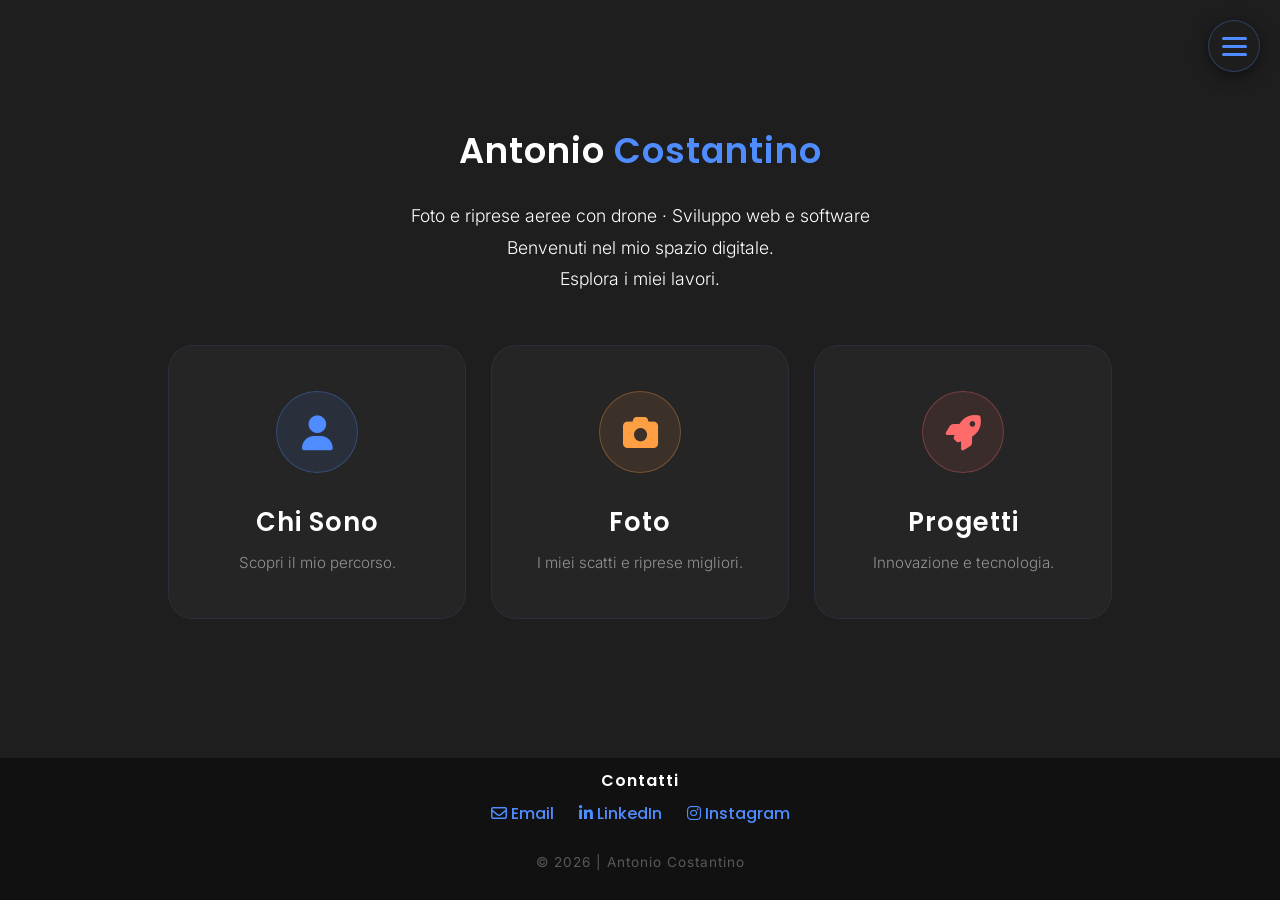
<file: index.html>
<!DOCTYPE html>
<html lang="it">
<head>
  <meta charset="UTF-8">
  <meta name="viewport" content="width=device-width, initial-scale=1.0">
  <title>Antonio Costantino | Home</title>
  <link rel="stylesheet" href="https://cdnjs.cloudflare.com/ajax/libs/font-awesome/6.5.1/css/all.min.css">
  <link rel="stylesheet" href="css/style.css">
  <link href="https://fonts.googleapis.com/css2?family=Inter:wght@300;400;600&family=Poppins:wght@600&display=swap" rel="stylesheet">
</head>

<body class="home-page">
  <!-- Menu -->
  <input type="checkbox" id="menuToggle" class="menuToggle">
  <label for="menuToggle" class="menu">
    <span class="hamburger"></span>
    <span class="hamburger"></span>
    <span class="hamburger"></span>
  </label>

  <nav class="options">
    <div class="menu-links"></div>
    <a href="index.html" class="active"><i class="fas fa-house menu-icon"></i>Home</a>
    <a href="chi sono.html"><i class="fas fa-user menu-icon"></i>Chi sono</a>
    <a href="foto.html"><i class="fas fa-camera menu-icon"></i>Foto</a>
    <a href="progetti.html"><i class="fas fa-rocket menu-icon"></i>Progetti</a>

    <div class="menu-contacts">
      <span class="contacts-title">Contatti</span>
      <a href="mailto:acostantino2005@gmail.com" target="_blank" class="social-item">
        <div class="icon-box"><i class="far fa-envelope"></i> Email</div>
      </a>
      <a href="https://www.linkedin.com/in/antonio-costantino-6b9562305/" target="_blank" class="social-item">
        <div class="icon-box"><i class="fab fa-linkedin-in"></i> LinkedIn</div>
      </a>
      <a href="https://www.instagram.com/antonio_costantino05/" target="_blank" class="social-item">
        <div class="icon-box"><i class="fab fa-instagram"></i> Instagram</div>
      </a>
    </div>
  </nav>

  <div id="page-content">
    
    <header class="home-header">
      <h1>Antonio <span>Costantino</span></h1>
      <p class="subtitle">Foto e riprese aeree con drone · Sviluppo web e software<br> Benvenuti nel mio spazio digitale.<br>Esplora i miei lavori.</p>
    </header>

<section class="home-grid">
  <a href="chi sono.html" class="nav-block block-who">
    <div class="icon-wrapper"><i class="fas fa-user"></i></div>
    <h2>Chi Sono</h2>
    <p>Scopri il mio percorso.</p>
  </a>

  <a href="foto.html" class="nav-block block-photo">
    <div class="icon-wrapper"><i class="fas fa-camera"></i></div>
    <h2>Foto</h2>
    <p>I miei scatti e riprese migliori.</p>
  </a>

  <a href="progetti.html" class="nav-block block-projects">
    <div class="icon-wrapper"><i class="fas fa-rocket"></i></div>
    <h2>Progetti</h2>
    <p>Innovazione e tecnologia.</p>
  </a>

</section>

<footer>
      <h3 class="footer-title">Contatti</h3>
      <div class="contatti">
        
        <span class="contact-item">
          <a href="mailto:acostantino2005@gmail.com" target="_blank" class="social-item">
            <div class="icon-box"><i class="far fa-envelope"></i> Email</div>
          </a>
        </span>
        
        <span class="contact-item">
          <a href="https://www.linkedin.com/in/antonio-costantino-6b9562305/" target="_blank" class="social-item">
            <div class="icon-box"><i class="fab fa-linkedin-in"></i> LinkedIn</div>
          </a>
        </span>
        
        <span class="contact-item">
          <a href="https://www.instagram.com/antonio_costantino05/" target="_blank" class="social-item">
            <div class="icon-box"><i class="fab fa-instagram"></i> Instagram</div>
          </a>
        </span>

      </div>
      <div class="copyright">&copy; 2026 | Antonio Costantino</div>
    </footer>
  </div>
  <script>
    document.addEventListener('DOMContentLoaded', () => {
      document.body.classList.add('loaded');
      initMenu();
      initScrollFade();
    });

    // --- MENU: chiusura al click fuori e con tasto Esc ---
    function initMenu() {
      const menuToggle = document.getElementById('menuToggle');
      const menuButton = document.querySelector('.menu');
      const optionsMenu = document.querySelector('.options');

      if (!menuToggle || !menuButton || !optionsMenu) return;

      document.addEventListener('click', (event) => {
        if (menuToggle.checked) {
          const target = event.target;
          if (!optionsMenu.contains(target) && !menuButton.contains(target) && target !== menuToggle) {
            menuToggle.checked = false;
          }
        }
      });

      document.addEventListener('keydown', (event) => {
        if (event.key === 'Escape' && menuToggle.checked) {
          menuToggle.checked = false;
        }
      });
    }

    // --- EFFETTO CASCATA ALLO SCROLL ---
    function initScrollFade() {
      const items = document.querySelectorAll('.fade-in, .gallery-item, .project-card');
      if (!items.length) return;

      const observerOptions = { threshold: 0.1 };
      const observer = new IntersectionObserver((entries) => {
        entries.forEach((entry, index) => {
          if (entry.isIntersecting) {
            setTimeout(() => {
              entry.target.classList.add('visible');
            }, (index % 3) * 100);
            observer.unobserve(entry.target);
          }
        });
      }, observerOptions);

      items.forEach(item => observer.observe(item));
    }
  </script>

</body>
</html>
</file>
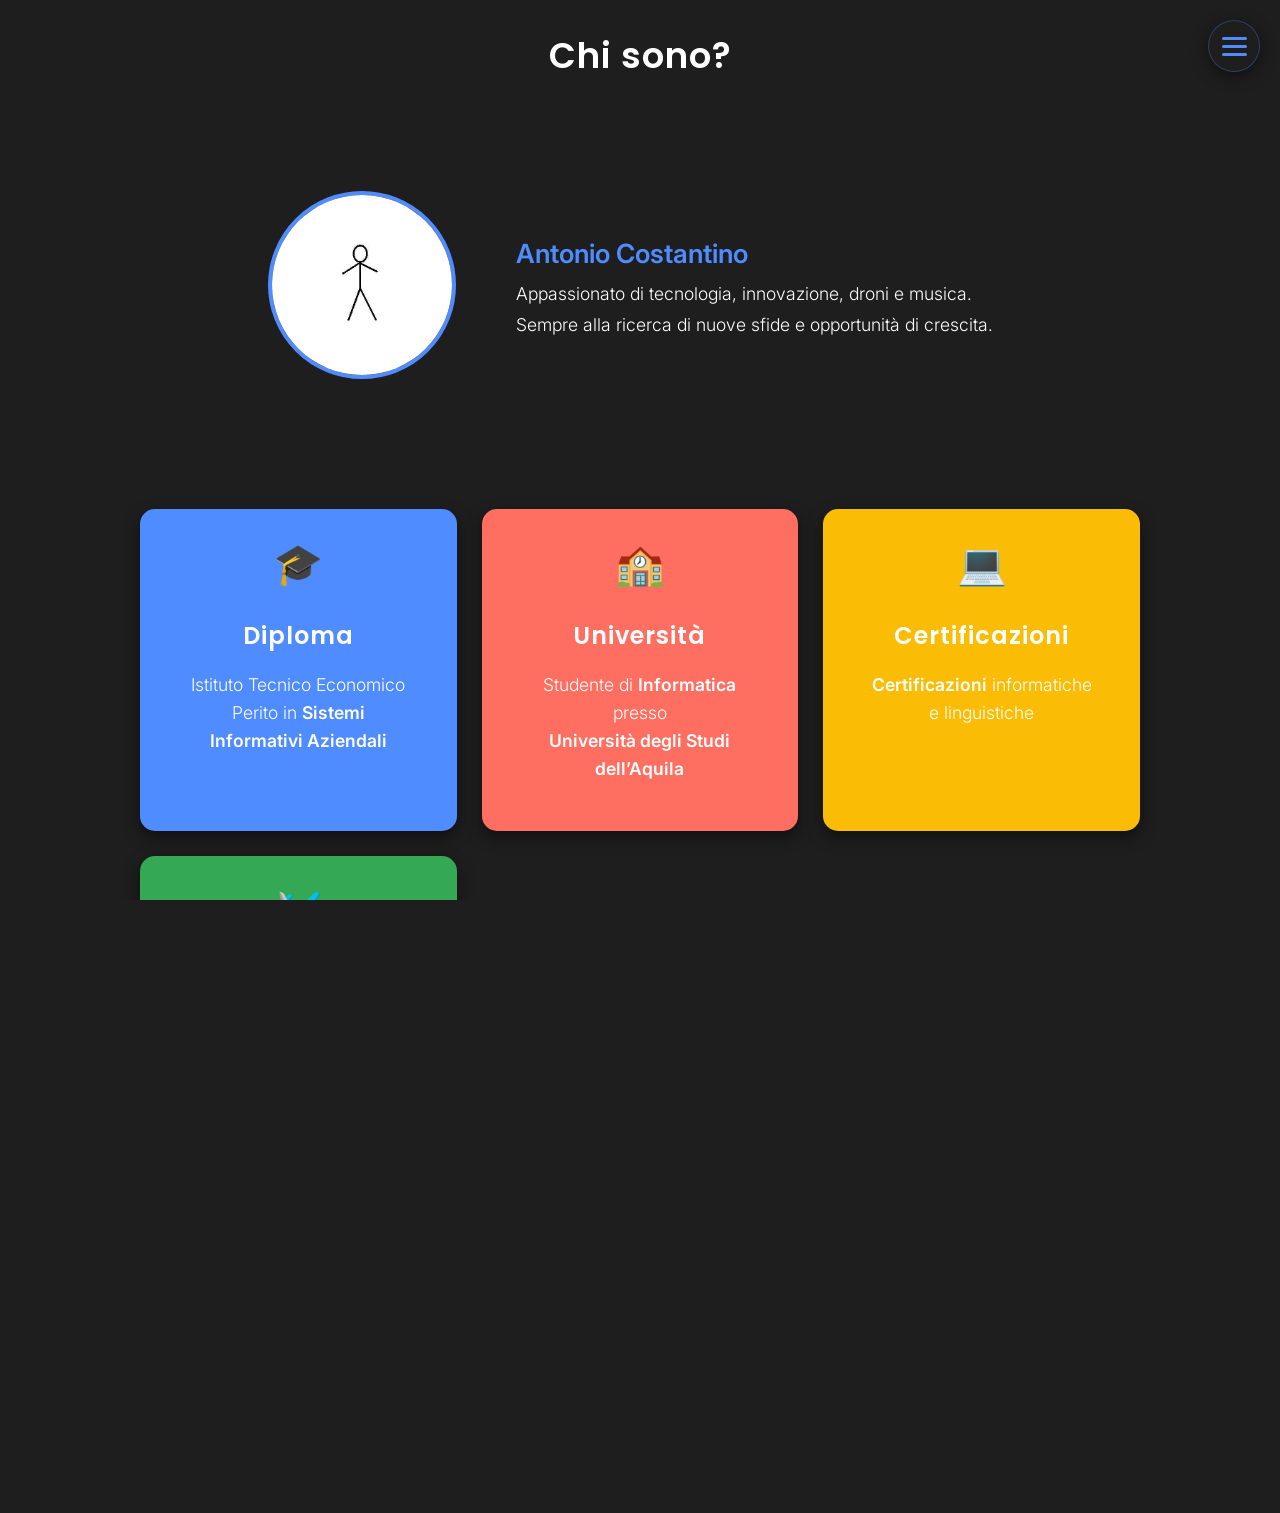
<file: chi sono.html>
<!DOCTYPE html>
<html lang="it">
<head>
  <meta charset="UTF-8">
  <meta name="viewport" content="width=device-width, initial-scale=1.0">
  <title>Antonio Costantino | Chi Sono</title>
  <link rel="stylesheet" href="https://cdnjs.cloudflare.com/ajax/libs/font-awesome/6.5.1/css/all.min.css">
  <link href="https://fonts.googleapis.com/css2?family=Inter:wght@300;400;500&family=Poppins:wght@600&display=swap" rel="stylesheet">
  <link href="https://fonts.googleapis.com/css2?family=Inter:wght@300;400;500&family=Poppins:wght@400;500;600&display=swap" rel="stylesheet">
  <link rel="stylesheet" href="css/style.css">
  <link rel="stylesheet" href="css/chi sono.css">
</head>

<body>
  <!-- Menu -->
  <input type="checkbox" id="menuToggle" class="menuToggle">
  <label for="menuToggle" class="menu">
    <span class="hamburger"></span>
    <span class="hamburger"></span>
    <span class="hamburger"></span>
  </label>

  <nav class="options">
    <div class="menu-links"></div>
    <a href="index.html"><i class="fas fa-house menu-icon"></i>Home</a>
    <a href="chi sono.html" class="active"><i class="fas fa-user menu-icon"></i>Chi sono</a>
    <a href="foto.html"><i class="fas fa-camera menu-icon"></i>Foto</a>
    <a href="progetti.html"><i class="fas fa-rocket menu-icon"></i>Progetti</a>

<div class="menu-contacts">
      <span class="contacts-title">Contatti</span>
      <a href="mailto:acostantino2005@gmail.com" target="_blank" class="social-item">
        <div class="icon-box"><i class="far fa-envelope"></i> Email</div>
      </a> 
      <a href="https://www.linkedin.com/in/antonio-costantino-6b9562305/" target="_blank" class="social-item">
        <div class="icon-box"><i class="fab fa-linkedin-in"></i> LinkedIn</div>
      </a>
      <a href="https://www.instagram.com/antonio_costantino05/" target="_blank" class="social-item">
        <div class="icon-box"><i class="fab fa-instagram"></i> Instagram</div>
      </a>  
    </div>
  </nav>

 <div id="page-content">
    <!-- Titolo pagina-->
    <section class="main-title">
      <h1>Chi sono?</h1>
    </section>

    <!-- Foto e scritta -->
    <section class="io">
      <img src="png/iopersito.jpg" alt="Foto di Antonio" class="io-img">
     <div class="io-text">
       <p>
        <span class="nome">Antonio Costantino</span><br>
        Appassionato di tecnologia, innovazione, droni e musica.<br>
        Sempre alla ricerca di nuove sfide e opportunità di crescita.<br>
       </p>
     </div>
   </section>

   <section class="boxes">
      <div class="box fade-in" style="--bg:#4f8cff;">
        <div class="icon">🎓</div>
        <h2>Diploma</h2>
        <p>Istituto Tecnico Economico Perito in <span class="bold">Sistemi Informativi Aziendali</span></p>
     </div>

      <div class="box fade-in" style="--bg:#ff6f61;">
        <div class="icon">🏫</div>
        <h2>Università</h2>
        <p>Studente di <span class="bold">Informatica</span> presso <br>
        <a href="https://www.univaq.it/" target="_blank" class="universita"><span class="bold">Università degli Studi dell’Aquila</span></a></p> 
     </div>

      <div class="box fade-in" style="--bg:#fbbc05;">
        <div class="icon">💻</div>
        <h2>Certificazioni</h2>
        <p><span class="bold">Certificazioni</span> informatiche e linguistiche</p>
     </div>

      <div class="box fade-in" style="--bg:#34a853;">
        <div class="icon">🛩️</div>
        <h2>Pilota</h2>
        <p><span class="bold">Pilota certificato UAS</span> categoria open A1-A3</p>
      </div>
    </section>
    <section class="cta-block">
      <h3>Hai un progetto in mente?</h3>
      <p>Guarda i miei lavori o scrivimi per richiedere un lavoro.</p>
      <div class="cta-buttons">
        <a class="cta-btn" href="mailto:acostantino2005@gmail.com?subject=Richiesta%20lavoro">Contattami</a>
        <a class="cta-btn secondary" href="foto.html">Foto e video</a>
        <a class="cta-btn secondary" href="progetti.html">Progetti</a>
      </div>
    </section>

      <div class="copyright">&copy; 2026 | Antonio Costantino</div>
 </div>

  <script>
    document.addEventListener('DOMContentLoaded', () => {
      document.body.classList.add('loaded');
      initMenu();
      initScrollFade();
    });

    // --- MENU: chiusura al click fuori e con tasto Esc ---
    function initMenu() {
      const menuToggle = document.getElementById('menuToggle');
      const menuButton = document.querySelector('.menu');
      const optionsMenu = document.querySelector('.options');

      if (!menuToggle || !menuButton || !optionsMenu) return;

      document.addEventListener('click', (event) => {
        if (menuToggle.checked) {
          const target = event.target;
          if (!optionsMenu.contains(target) && !menuButton.contains(target) && target !== menuToggle) {
            menuToggle.checked = false;
          }
        }
      });

      document.addEventListener('keydown', (event) => {
        if (event.key === 'Escape' && menuToggle.checked) {
          menuToggle.checked = false;
        }
      });
    }

    // --- EFFETTO CASCATA ALLO SCROLL ---
    function initScrollFade() {
      const items = document.querySelectorAll('.fade-in, .gallery-item, .project-card');
      if (!items.length) return;

      const observerOptions = { threshold: 0.1 };
      const observer = new IntersectionObserver((entries) => {
        entries.forEach((entry, index) => {
          if (entry.isIntersecting) {
            setTimeout(() => {
              entry.target.classList.add('visible');
            }, (index % 3) * 100);
            observer.unobserve(entry.target);
          }
        });
      }, observerOptions);

      items.forEach(item => observer.observe(item));
    }
  </script>

</body>
</html>
</file>
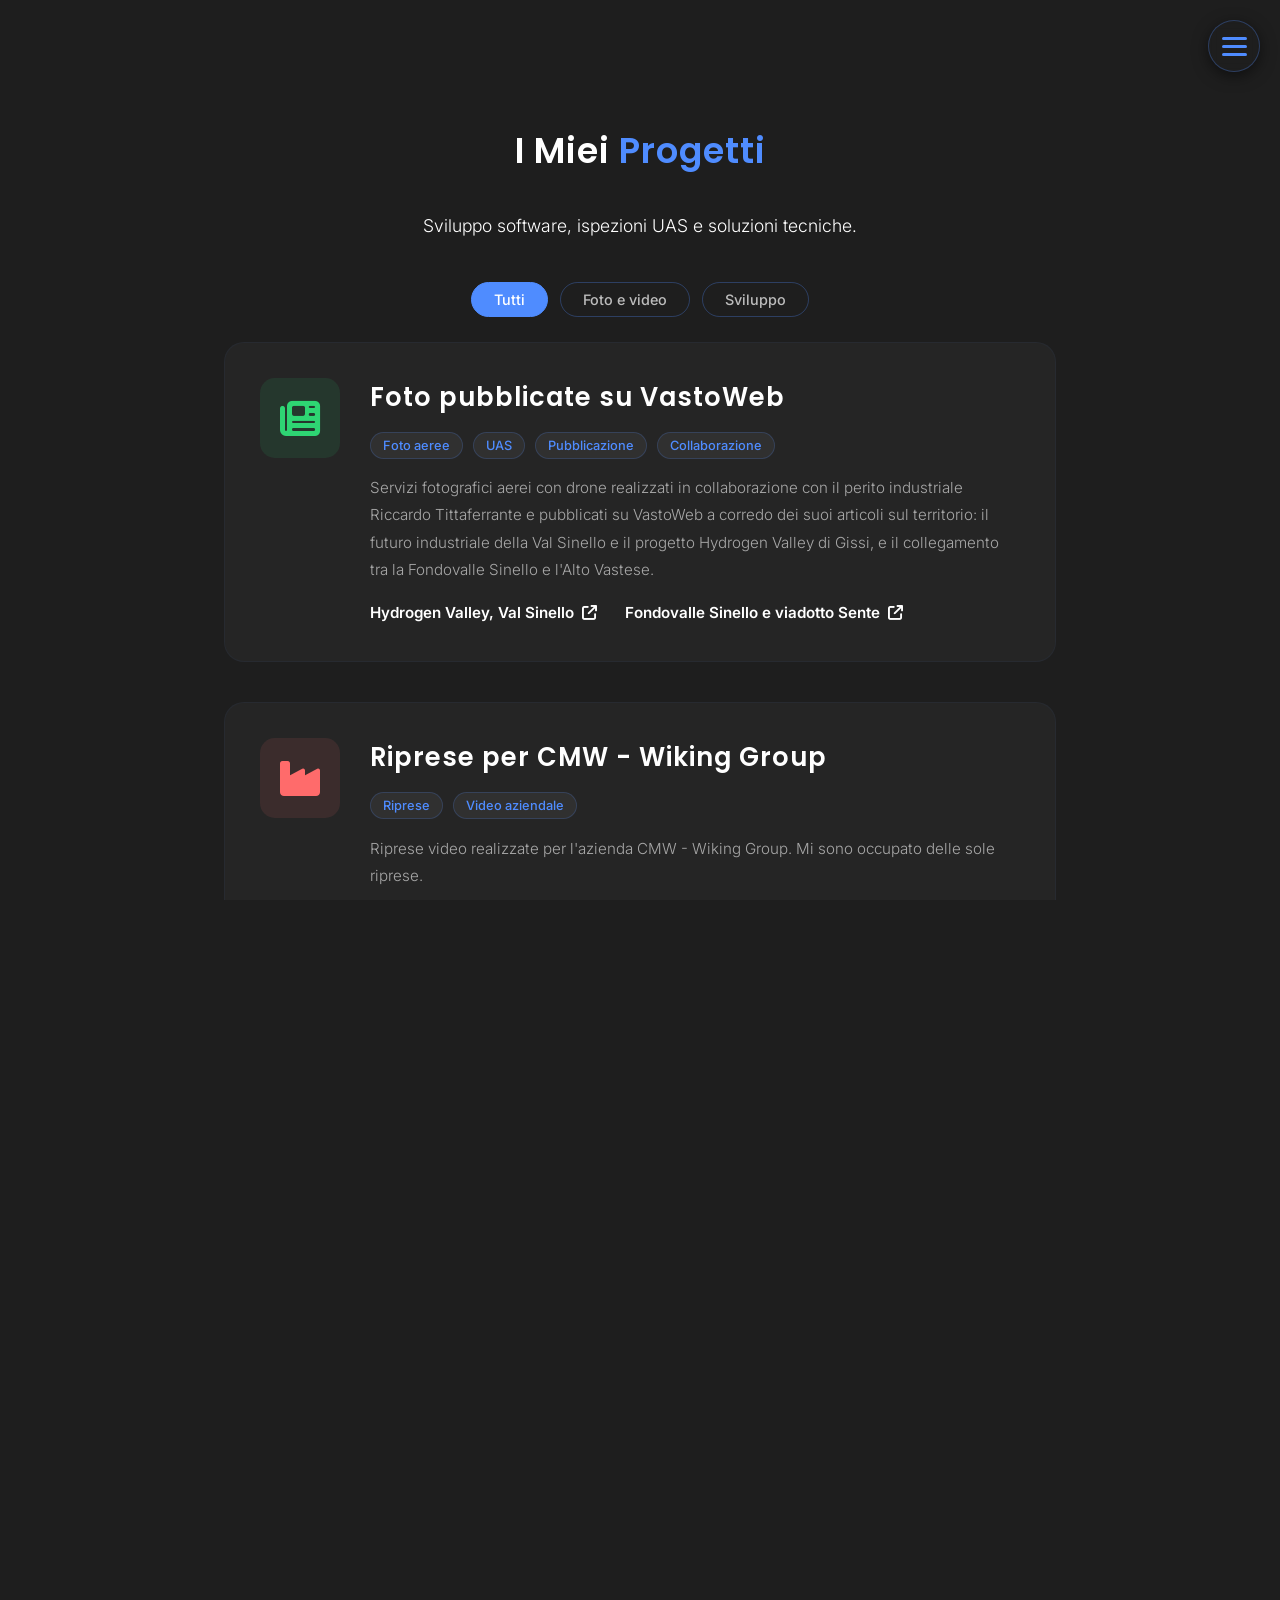
<file: progetti.html>
<!DOCTYPE html>
<html lang="it">
<head>
  <meta charset="UTF-8">
  <meta name="viewport" content="width=device-width, initial-scale=1.0">
  <title>Antonio Costantino | Progetti</title>
  <meta name="description" content="Progetti di Antonio Costantino: produzione video e riprese aeree con drone, sviluppo web e software.">
  <link rel="stylesheet" href="https://cdnjs.cloudflare.com/ajax/libs/font-awesome/6.5.1/css/all.min.css">
  <link href="https://fonts.googleapis.com/css2?family=Inter:wght@300;400;500&family=Poppins:wght@600&display=swap" rel="stylesheet">
  <link rel="stylesheet" href="css/style.css">
  <link rel="stylesheet" href="css/progetti.css">
</head>

<body>
  <!-- Menu -->
  <input type="checkbox" id="menuToggle" class="menuToggle">
  <label for="menuToggle" class="menu">
    <span class="hamburger"></span>
    <span class="hamburger"></span>
    <span class="hamburger"></span>
  </label>

  <nav class="options">
     <div class="menu-links"></div>
     <a href="index.html"><i class="fas fa-house menu-icon"></i>Home</a>
     <a href="chi sono.html"><i class="fas fa-user menu-icon"></i>Chi sono</a>
     <a href="foto.html" ><i class="fas fa-camera menu-icon"></i>Foto</a>
     <a href="progetti.html" class="active"><i class="fas fa-rocket menu-icon"></i>Progetti</a>

<div class="menu-contacts">
      <span class="contacts-title">Contatti</span>
      <a href="mailto:acostantino2005@gmail.com" target="_blank" class="social-item">
        <div class="icon-box"><i class="far fa-envelope"></i> Email</div>
      </a> 
      <a href="https://www.linkedin.com/in/antonio-costantino-6b9562305/" target="_blank" class="social-item">
        <div class="icon-box"><i class="fab fa-linkedin-in"></i> LinkedIn</div>
      </a>
      <a href="https://www.instagram.com/antonio_costantino05/" target="_blank" class="social-item">
        <div class="icon-box"><i class="fab fa-instagram"></i> Instagram</div>
      </a>  
    </div>
  </nav>

    <div id="page-content">
    
    <header class="page-header">
      <h1>I Miei <span>Progetti</span></h1>
      <p class="subtitle">Sviluppo software, ispezioni UAS e soluzioni tecniche.</p>
    </header>

    <section class="projects-container">

      <div class="filter-bar">
        <button class="filter-btn active" data-filter="all">Tutti</button>
        <button class="filter-btn" data-filter="video">Foto e video</button>
        <button class="filter-btn" data-filter="sviluppo">Sviluppo</button>
      </div>

      <article class="project-card fade-in" data-category="video">
        <div class="project-icon drone-icon">
          <i class="fas fa-newspaper"></i>
        </div>
        <div class="project-content">
          <h3>Foto pubblicate su VastoWeb</h3>
          <div class="tech-tags">
            <span class="tag">Foto aeree</span>
            <span class="tag">UAS</span>
            <span class="tag">Pubblicazione</span>
            <span class="tag">Collaborazione</span>
          </div>
          <p>Servizi fotografici aerei con drone realizzati in collaborazione con il perito industriale Riccardo Tittaferrante e pubblicati su VastoWeb a corredo dei suoi articoli sul territorio: il futuro industriale della Val Sinello e il progetto Hydrogen Valley di Gissi, e il collegamento tra la Fondovalle Sinello e l'Alto Vastese.</p>
          <div class="project-links">
            <a href="https://vastoweb.com/2026/10/lavoro-ed-economia/perdere-lhydrogen-valley-della-val-sinello-e-una-sconfitta-per-il-territorio/" target="_blank" rel="noopener" class="project-link">
              Hydrogen Valley, Val Sinello <i class="fas fa-arrow-up-right-from-square"></i>
            </a>
            <a href="https://vastoweb.com/2026/10/apertura/dalla-fondovalle-sinello-al-viadotto-sente-tittaferrante-riapre-il-dibattito-sul-collegamento-che-avrebbe-potuto-cambiare-lalto-vastese/" target="_blank" rel="noopener" class="project-link">
              Fondovalle Sinello e viadotto Sente <i class="fas fa-arrow-up-right-from-square"></i>
            </a>
          </div>
        </div>
      </article>

      <article class="project-card fade-in" data-category="video">
        <div class="project-icon video-icon">
          <i class="fas fa-industry"></i>
        </div>
        <div class="project-content">
          <h3>Riprese per CMW - Wiking Group</h3>
          <div class="tech-tags">
            <span class="tag">Riprese</span>
            <span class="tag">Video aziendale</span>
          </div>
          <p>Riprese video realizzate per l'azienda CMW - Wiking Group. Mi sono occupato delle sole riprese.</p>
          <a href="https://www.instagram.com/s/aGlnaGxpZ2h0OjE3OTU3OTg3ODQyODkwNzM3?story_media_id=3901344750418806907&amp;mdxt=MWhqbG1zdHJmeHk3OA==" target="_blank" rel="noopener" class="project-link">
            Guarda il video su Instagram <i class="fab fa-instagram"></i>
          </a>
        </div>
      </article>

      <article class="project-card fade-in" data-category="video">
        <div class="project-icon video-icon">
          <i class="fas fa-video"></i>
        </div>
        <div class="project-content">
          <h3>Riprese per l'evento Santalù</h3>
          <div class="tech-tags">
            <span class="tag">UAS Footage</span>
            <span class="tag">Eventi</span>
            <span class="tag">Pianificazione</span>
          </div>
          <p>Riprese realizzate per l'evento Santalù, articolate in tre giornate e pianificate nei dettagli: la prima per presentare il luogo dell'evento, la seconda per mostrare come raggiungerlo, la terza per documentare l'intera giornata dell'evento. I video sono stati pubblicati dal profilo dell'evento.</p>
          <a href="foto.html#eventi" class="project-link">
            Guarda i video nella galleria <i class="fas fa-arrow-right"></i>
          </a>
        </div>
      </article>

      <article class="project-card fade-in" data-category="video">
        <div class="project-icon video-icon">
          <i class="fas fa-film"></i>
        </div>
        <div class="project-content">
          <h3>Video Production: Fiera imprese simulate</h3>
          <div class="tech-tags">
            <span class="tag">Video Editing</span>
            <span class="tag">UAS Footage</span>
            <span class="tag">Fast Delivery</span>
          </div>
          <p>Progetto realizzato in 72 ore per far scoprire il territorio di Gissi nella <strong>XII fiera internazionale delle imprese simulate</strong>.
            Ho gestito l'intero processo: dalla pianificazione delle riprese sul campo alla post-produzione,
            ottimizzando il montaggio per rispettare il limite temporale imposto dalla fiera.
            Il lavoro al termine della giornata ha ricevuto molti feedback positivi.</p>
          <a href="https://www.youtube.com/watch?v=VzoTzIW2QZ8" target="_blank" rel="noopener" class="project-link">
            Guarda il video su YouTube <i class="fas fa-play-circle"></i>
          </a>
        </div>
      </article>

      <article class="project-card fade-in" data-category="sviluppo">
        <div class="project-icon code-icon">
          <i class="fas fa-code"></i>
        </div>
        <div class="project-content">
          <h3>Sviluppo Web: Portfolio Dinamico</h3>
          <div class="tech-tags">
            <span class="tag">HTML5/CSS3</span>
            <span class="tag">JavaScript</span>
            <span class="tag">Git/GitHub</span>
          </div>
          <p>Progettazione e sviluppo di un sito web responsivo e ottimizzato per esporre i miei scatti e presentare il mio profilo professionale.</p>
          <a href="https://github.com/An7onio9/Sito" target="_blank" rel="noopener" class="project-link">
            Vedi Codice <i class="fab fa-github"></i>
          </a>
        </div>
      </article>

      <article class="project-card fade-in" data-category="sviluppo">
        <div class="project-icon code-icon">
          <i class="fas fa-calculator"></i>
        </div>
        <div class="project-content">
          <h3>Algoritmo Del Simplesso</h3>
          <div class="tech-tags">
            <span class="tag">Script</span>
            <span class="tag">Programmazione lineare</span>
          </div>
          <p>Script che applica l'algoritmo del simplesso per risolvere problemi di programmazione lineare.</p>
          <a href="script.html" target="_blank" class="project-link">
            Usa lo script <i class="fas fa-arrow-right"></i>
          </a>
        </div>
      </article>
    </section>

    <section class="cta-block">
      <h3>Hai un progetto in mente?</h3>
      <p>Guarda i miei lavori o scrivimi per richiedere un lavoro.</p>
      <div class="cta-buttons">
        <a class="cta-btn" href="mailto:acostantino2005@gmail.com?subject=Richiesta%20lavoro">Contattami</a>
        <a class="cta-btn secondary" href="foto.html">Foto e video</a>
      </div>
    </section>

      <div class="copyright">&copy; 2026 | Antonio Costantino</div>
  </div>

<script>
    document.addEventListener('DOMContentLoaded', () => {
      document.body.classList.add('loaded');
      initMenu();
      initScrollFade();
    });

    // --- MENU: chiusura al click fuori e con tasto Esc ---
    function initMenu() {
      const menuToggle = document.getElementById('menuToggle');
      const menuButton = document.querySelector('.menu');
      const optionsMenu = document.querySelector('.options');

      if (!menuToggle || !menuButton || !optionsMenu) return;

      document.addEventListener('click', (event) => {
        if (menuToggle.checked) {
          const target = event.target;
          if (!optionsMenu.contains(target) && !menuButton.contains(target) && target !== menuToggle) {
            menuToggle.checked = false;
          }
        }
      });

      document.addEventListener('keydown', (event) => {
        if (event.key === 'Escape' && menuToggle.checked) {
          menuToggle.checked = false;
        }
      });
    }

    // --- EFFETTO CASCATA ALLO SCROLL ---
    function initScrollFade() {
      const items = document.querySelectorAll('.fade-in, .gallery-item, .project-card');
      if (!items.length) return;

      const observerOptions = { threshold: 0.1 };
      const observer = new IntersectionObserver((entries) => {
        entries.forEach((entry, index) => {
          if (entry.isIntersecting) {
            setTimeout(() => {
              entry.target.classList.add('visible');
            }, (index % 3) * 100);
            observer.unobserve(entry.target);
          }
        });
      }, observerOptions);

      items.forEach(item => observer.observe(item));
    }
  </script>

 

<script>
    // --- FILTRI PROGETTI ---
    (function () {
      const buttons = document.querySelectorAll('.filter-btn');
      const cards = document.querySelectorAll('.project-card');
      buttons.forEach(btn => {
        btn.addEventListener('click', () => {
          buttons.forEach(b => b.classList.remove('active'));
          btn.classList.add('active');
          const filter = btn.getAttribute('data-filter');
          cards.forEach(card => {
            const categories = (card.getAttribute('data-category') || '').split(' ');
            const show = filter === 'all' || categories.includes(filter);
            card.classList.toggle('filter-hidden', !show);
            if (show) {
              card.classList.add('visible');
              card.classList.remove('filter-show');
              void card.offsetWidth; // riavvia l'animazione
              card.classList.add('filter-show');
            }
          });
        });
      });
    })();
  </script>
</body>
</html>
</file>
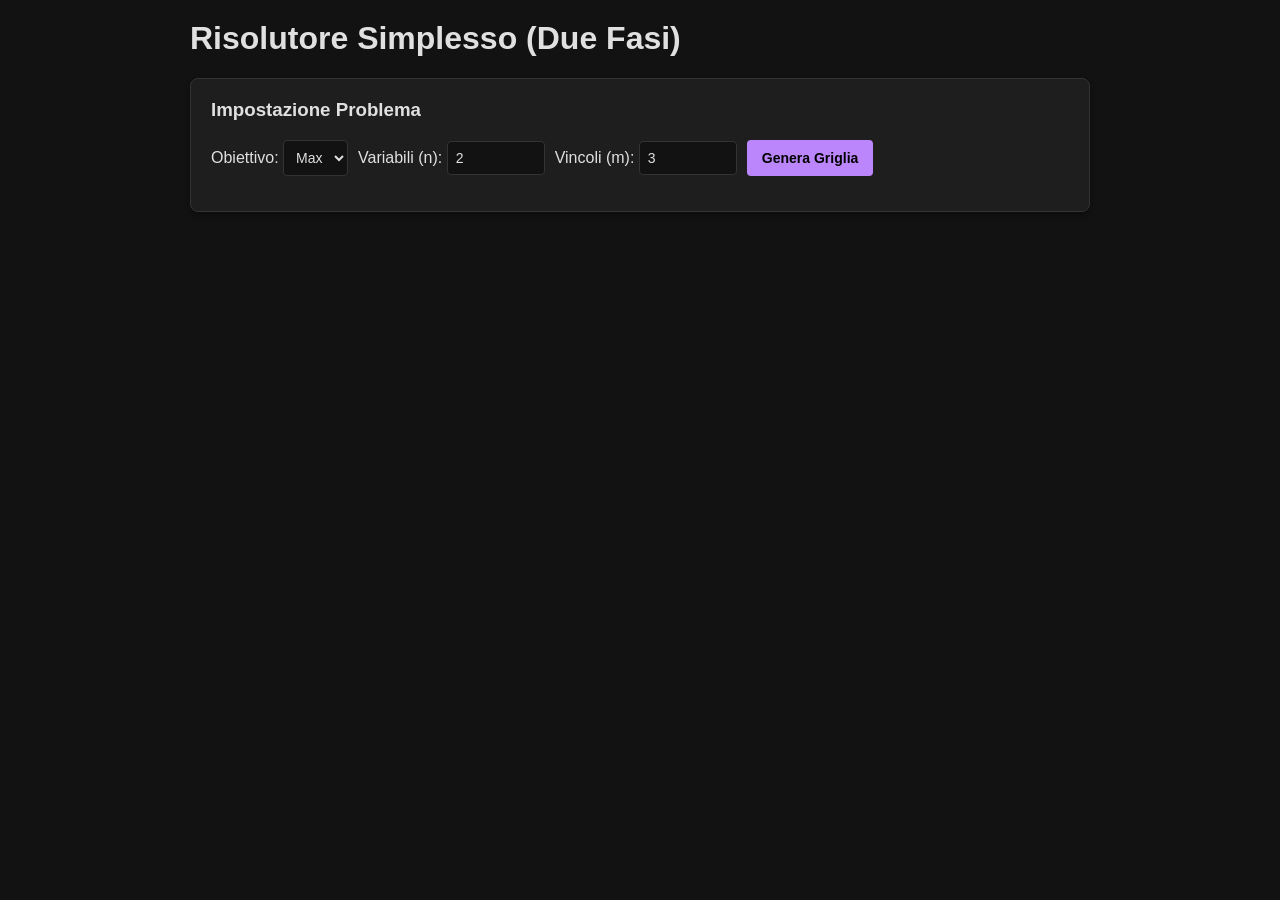
<file: script.html>
<!DOCTYPE html>
<html lang="it">
<head>
    <meta charset="UTF-8">
    <meta name="viewport" content="width=device-width, initial-scale=1.0">
    <title>Risolutore Simplesso</title>
    <style>
        :root {
            --bg-color: #121212;
            --card-bg: #1e1e1e;
            --text-color: #e0e0e0;
            --primary: #bb86fc;
            --primary-hover: #9c27b0;
            --border: #333;
            --table-header: #2c2c2c;
            --pivot-bg: #ffb300;
            --pivot-color: #000;
            --highlight-bg: #323232;
            --error: #cf6679;
            --success: #03dac6;
        }

        body {
            font-family: 'Segoe UI', Tahoma, Geneva, Verdana, sans-serif;
            background-color: var(--bg-color);
            color: var(--text-color);
            margin: 0;
            padding: 0;
        }
        .container {
            max-width: 900px;
            margin: 0 auto;
            padding: 20px;
        }
        h1, h2, h3, h4 {
            color: var(--text-color);
            margin-top: 0;
        }
        .card {
            background: var(--card-bg);
            padding: 20px;
            border-radius: 8px;
            box-shadow: 0 4px 6px rgba(0,0,0,0.3);
            margin-bottom: 20px;
            border: 1px solid var(--border);
        }
        
        /* Input Cells */
        .controls {
            display: flex;
            gap: 10px;
            margin-bottom: 15px;
            align-items: center;
            flex-wrap: wrap;
        }
        input[type="number"], select {
            background-color: var(--bg-color);
            color: var(--text-color);
            border: 1px solid var(--border);
            padding: 8px;
            border-radius: 4px;
            font-size: 14px;
            width: 80px;
        }
        select {
            width: auto;
        }
        button {
            background-color: var(--primary);
            color: #000;
            font-weight: bold;
            border: none;
            padding: 10px 15px;
            font-size: 14px;
            border-radius: 4px;
            cursor: pointer;
            transition: background 0.3s;
        }
        button:hover {
            background-color: var(--primary-hover);
            color: white;
        }
        .grid-container {
            overflow-x: auto;
            margin-bottom: 15px;
        }
        .grid-row {
            display: flex;
            align-items: center;
            gap: 5px;
            margin-bottom: 8px;
            flex-wrap: nowrap;
        }
        .grid-cell {
            display: flex;
            align-items: center;
            gap: 5px;
            white-space: nowrap;
        }
        .cell-input {
            width: 60px !important;
            text-align: right;
        }

        .step {
            background: var(--card-bg);
            padding: 15px;
            border-left: 4px solid var(--primary);
            margin-bottom: 15px;
            border-radius: 4px;
            box-shadow: 0 2px 4px rgba(0,0,0,0.5);
            overflow-x: auto;
        }
        table {
            border-collapse: collapse;
            width: 100%;
            margin-top: 10px;
            font-size: 14px;
            display: block;
            overflow-x: auto;
            white-space: nowrap;
        }
        th, td {
            border: 1px solid var(--border);
            padding: 8px;
            text-align: center;
            min-width: 50px;
        }
        th {
            background-color: var(--table-header);
        }
        .pivot {
            background-color: var(--pivot-bg) !important;
            color: var(--pivot-color);
            font-weight: bold;
        }
        .highlight {
            background-color: var(--highlight-bg);
        }
        .error {
            color: var(--error);
            font-weight: bold;
        }
        .success {
            color: var(--success);
            font-weight: bold;
        }
        .formula {
            font-style: italic;
            color: #aaa;
            margin-bottom: 5px;
        }
        
        @media (max-width: 600px) {
            th, td {
                padding: 4px;
                font-size: 12px;
            }
            .controls {
                flex-direction: column;
                align-items: flex-start;
            }
        }
    </style>
</head>
<body>
    <div class="container">
        <h1>Risolutore Simplesso (Due Fasi)</h1>
        
        <div class="card">
            <h3>Impostazione Problema</h3>
            <div class="controls">
                <label>Obiettivo: 
                    <select id="optType">
                        <option value="max">Max</option>
                        <option value="min">Min</option>
                    </select>
                </label>
                <label>Variabili (n): <input type="number" id="numVars" value="2" min="1"></label>
                <label>Vincoli (m): <input type="number" id="numCons" value="3" min="1"></label>
                <button onclick="generateGrid()">Genera Griglia</button>
            </div>
            
            <div id="gridArea" style="display:none;">
                <h4>Funzione Obiettivo</h4>
                <div class="grid-container" id="objGrid"></div>
                
                <h4>Vincoli</h4>
                <div class="grid-container" id="consGrid"></div>
                
                <button onclick="solveFromGrid()">Risolvi Problema</button>
            </div>
        </div>

        <div id="output"></div>
    </div>

    <script>
        // Interfaccia Griglia
        function generateGrid() {
            const numVars = parseInt(document.getElementById('numVars').value);
            const numCons = parseInt(document.getElementById('numCons').value);
            
            const objGrid = document.getElementById('objGrid');
            const consGrid = document.getElementById('consGrid');
            
            let objHtml = '<div class="grid-row">Z = ';
            for(let i=1; i<=numVars; i++) {
                objHtml += `<div class="grid-cell"><input type="number" class="cell-input obj-coeff" data-var="${i}" value="0"> x${i}</div>`;
                if(i < numVars) objHtml += ' + ';
            }
            objHtml += '</div>';
            objGrid.innerHTML = objHtml;
            
            let consHtml = '';
            for(let j=1; j<=numCons; j++) {
                consHtml += `<div class="grid-row">`;
                for(let i=1; i<=numVars; i++) {
                    consHtml += `<div class="grid-cell"><input type="number" class="cell-input cons-coeff" data-row="${j}" data-var="${i}" value="0"> x${i}</div>`;
                    if(i < numVars) consHtml += ' + ';
                }
                consHtml += `
                    <select class="cons-type" data-row="${j}">
                        <option value="<=">&le;</option>
                        <option value=">=">&ge;</option>
                        <option value="=">=</option>
                    </select>
                    <input type="number" class="cell-input cons-rhs" data-row="${j}" value="0">
                </div>`;
            }
            consGrid.innerHTML = consHtml;
            
            document.getElementById('gridArea').style.display = 'block';
            document.getElementById('output').innerHTML = '';
        }

        function solveFromGrid() {
            const numVars = parseInt(document.getElementById('numVars').value);
            const numCons = parseInt(document.getElementById('numCons').value);
            const isMax = document.getElementById('optType').value === 'max';
            
            const solver = new SimplexSolver();
            solver.clearLog();
            
            try {
                let objFunc = {};
                for(let i=1; i<=numVars; i++) {
                    let val = parseFloat(document.querySelector(`.obj-coeff[data-var="${i}"]`).value);
                    if(val !== 0) objFunc['x'+i] = val;
                }
                
                let constraints = [];
                for(let j=1; j<=numCons; j++) {
                    let expr = {};
                    for(let i=1; i<=numVars; i++) {
                        let val = parseFloat(document.querySelector(`.cons-coeff[data-row="${j}"][data-var="${i}"]`).value);
                        if(val !== 0) expr['x'+i] = val;
                    }
                    let type = document.querySelector(`.cons-type[data-row="${j}"]`).value;
                    let rhs = parseFloat(document.querySelector(`.cons-rhs[data-row="${j}"]`).value);
                    constraints.push({expr, type, rhs});
                }
                
                const prob = { isMax, objFunc, constraints };
                
                solver.log(`<h3>Inizio Risoluzione</h3>
                          <p>Obiettivo: <b>${prob.isMax ? 'MAX' : 'MIN'}</b></p>`);
                
                solver.buildTableau(prob);
            } catch(e) {
                solver.log(`<p class="error">Errore: ${e.message}</p>`);
            }
        }

        // Logic (ex app.js)
        class SimplexSolver {
            constructor() {
                this.outputDiv = document.getElementById('output');
            }

            log(html) {
                const div = document.createElement('div');
                div.className = 'step';
                div.innerHTML = html;
                this.outputDiv.appendChild(div);
            }

            clearLog() {
                this.outputDiv.innerHTML = '';
            }

            buildTableau(prob) {
                let vars = new Set();
                Object.keys(prob.objFunc).forEach(v => vars.add(v));
                prob.constraints.forEach(c => Object.keys(c.expr).forEach(v => vars.add(v)));
                
                let origVars = Array.from(vars).sort();
                let constraints = prob.constraints;
                
                constraints.forEach(c => {
                    if (c.rhs < 0) {
                        let newExpr = {};
                        for (let v in c.expr) newExpr[v] = -c.expr[v];
                        c.expr = newExpr;
                        c.rhs = -c.rhs;
                        if (c.type === '<=') c.type = '>=';
                        else if (c.type === '>=') c.type = '<=';
                    }
                });

                let numSlack = 0;
                let numArt = 0;
                
                let cols = [...origVars];
                
                let artificialVars = [];
                let slackSurplusVars = [];
                let basis = [];
                
                constraints.forEach((c, idx) => {
                    if (c.type === '<=') {
                        numSlack++;
                        let sName = 's' + numSlack;
                        slackSurplusVars.push({ name: sName, row: idx, coeff: 1 });
                        cols.push(sName);
                        basis.push(sName);
                    } else if (c.type === '>=') {
                        numSlack++;
                        let sName = 's' + numSlack;
                        slackSurplusVars.push({ name: sName, row: idx, coeff: -1 });
                        cols.push(sName);
                        
                        numArt++;
                        let aName = 'A' + numArt;
                        artificialVars.push({ name: aName, row: idx });
                        cols.push(aName);
                        basis.push(aName);
                    } else if (c.type === '=') {
                        numArt++;
                        let aName = 'A' + numArt;
                        artificialVars.push({ name: aName, row: idx });
                        cols.push(aName);
                        basis.push(aName);
                    }
                });
                
                this.log(`<p>Variabili originali: ${origVars.join(', ')}</p>
                          <p>Variabili slack/surplus: ${slackSurplusVars.map(v => v.name).join(', ')}</p>
                          <p>Variabili artificiali: ${artificialVars.map(v => v.name).join(', ')}</p>`);

                let rows = constraints.length;
                let numCols = cols.length + 1;
                let tableau = Array(rows + 1).fill().map(() => Array(numCols).fill(0));
                
                let usePhase1 = artificialVars.length > 0;
                
                for (let i = 0; i < constraints.length; i++) {
                    let r = i + 1;
                    let c = constraints[i];
                    origVars.forEach((v, vIdx) => {
                        tableau[r][vIdx] = c.expr[v] || 0;
                    });
                    tableau[r][numCols - 1] = c.rhs;
                }
                
                slackSurplusVars.forEach(v => {
                    let colIdx = cols.indexOf(v.name);
                    tableau[v.row + 1][colIdx] = v.coeff;
                });
                
                artificialVars.forEach(v => {
                    let colIdx = cols.indexOf(v.name);
                    tableau[v.row + 1][colIdx] = 1;
                });
                
                if (usePhase1) {
                    this.log(`<h3>Inizio FASE 1</h3>`);
                    let r0 = tableau[0];
                    artificialVars.forEach(v => {
                        let colIdx = cols.indexOf(v.name);
                        tableau[0][colIdx] = 1;
                    });
                    
                    artificialVars.forEach(v => {
                        let colIdx = cols.indexOf(v.name);
                        let rIdx = v.row + 1;
                        for (let j = 0; j < numCols; j++) {
                            tableau[0][j] -= tableau[rIdx][j];
                        }
                    });
                    
                    this.renderTableau(tableau, cols, basis, "Tableau Iniziale FASE 1 (in forma canonica)");
                    this.runSimplex(tableau, cols, basis, true, prob, artificialVars);
                    
                } else {
                    this.log(`<h3>Inizio FASE 2 (Senza Fase 1)</h3>`);
                    this.setupPhase2(tableau, cols, basis, prob, [], []);
                }
            }

            renderTableau(tableau, cols, basis, title, pivotRow = -1, pivotCol = -1) {
                let html = `<h4>${title}</h4><table><thead><tr><th>Base</th>`;
                cols.forEach((c, idx) => {
                    html += `<th class="${idx === pivotCol ? 'highlight' : ''}">${c}</th>`;
                });
                html += `<th>b</th></tr></thead><tbody>`;
                
                for (let i = 0; i < tableau.length; i++) {
                    let rowBase = i === 0 ? '-z' : basis[i-1];
                    html += `<tr><th>${rowBase}</th>`;
                    for (let j = 0; j < tableau[i].length; j++) {
                        let val = tableau[i][j];
                        let css = '';
                        if (i === pivotRow && j === pivotCol) css = 'pivot';
                        else if (i === pivotRow || j === pivotCol) css = 'highlight';
                        
                        let strVal = Math.abs(val) < 1e-10 ? "0" : Number(val.toFixed(4)).toString();
                        html += `<td class="${css}">${strVal}</td>`;
                    }
                    html += `</tr>`;
                }
                html += `</tbody></table>`;
                this.log(html);
            }

            runSimplex(tableau, cols, basis, isPhase1, prob, artificialVars) {
                let maxIter = 100;
                let iter = 0;
                let numCols = cols.length + 1;
                
                while (iter < maxIter) {
                    iter++;
                    let pivotCol = -1;
                    let minVal = -1e-10;
                    for (let j = 0; j < cols.length; j++) {
                        if (tableau[0][j] < minVal) {
                            minVal = tableau[0][j];
                            pivotCol = j;
                        }
                    }
                    
                    if (pivotCol === -1) {
                        this.log(`<p class="success">Soluzione ottima trovata per questa fase!</p>`);
                        break;
                    }
                    
                    let pivotRow = -1;
                    let minRatio = Infinity;
                    for (let i = 1; i < tableau.length; i++) {
                        if (tableau[i][pivotCol] > 1e-10) {
                            let ratio = tableau[i][numCols - 1] / tableau[i][pivotCol];
                            if (ratio < minRatio) {
                                minRatio = ratio;
                                pivotRow = i;
                            }
                        }
                    }
                    
                    if (pivotRow === -1) {
                        this.log(`<p class="error">Il problema è illimitato.</p>`);
                        return;
                    }
                    
                    this.log(`<p class="formula"><b>Scelta Pivot:</b> La colonna <strong>${cols[pivotCol]}</strong> entra in base perché ha il coefficiente più negativo nella riga obiettivo (${Number(tableau[0][pivotCol].toFixed(4))}). La riga <strong>${basis[pivotRow-1]}</strong> esce dalla base per il test del minimo rapporto.</p>`);
                    this.renderTableau(tableau, cols, basis, `Iterazione ${iter}`, pivotRow, pivotCol);
                    
                    basis[pivotRow - 1] = cols[pivotCol];
                    let pivotVal = tableau[pivotRow][pivotCol];
                    
                    for (let j = 0; j < numCols; j++) {
                        tableau[pivotRow][j] /= pivotVal;
                    }
                    
                    for (let i = 0; i < tableau.length; i++) {
                        if (i !== pivotRow) {
                            let factor = tableau[i][pivotCol];
                            for (let j = 0; j < numCols; j++) {
                                tableau[i][j] -= factor * tableau[pivotRow][j];
                            }
                        }
                    }
                }
                
                if (isPhase1) {
                    let wVal = -tableau[0][numCols - 1];
                    if (wVal > 1e-6) {
                        this.log(`<p class="error">Il problema originario NON è ammissibile (valore W = ${Number(wVal.toFixed(4))} > 0).</p>`);
                        return;
                    }
                    this.log(`<p class="success">Fase 1 completata con successo.</p>`);
                    
                    let colsToRemove = artificialVars.map(v => v.name);
                    this.setupPhase2(tableau, cols, basis, prob, colsToRemove);
                } else {
                    this.printFinalSolution(tableau, cols, basis, prob);
                }
            }

            setupPhase2(tableau, cols, basis, prob, colsToRemove) {
                this.log(`<h3>Inizio FASE 2</h3>`);
                
                let newCols = [];
                let colIndices = [];
                for (let j = 0; j < cols.length; j++) {
                    if (!colsToRemove.includes(cols[j])) {
                        newCols.push(cols[j]);
                        colIndices.push(j);
                    }
                }
                colIndices.push(cols.length); 
                
                let numColsF2 = colIndices.length;
                let t2 = Array(tableau.length).fill().map(() => Array(numColsF2).fill(0));
                
                for (let i = 0; i < tableau.length; i++) {
                    for (let j = 0; j < colIndices.length; j++) {
                        t2[i][j] = tableau[i][colIndices[j]];
                    }
                }
                
                let objCoeffs = {};
                for(let v in prob.objFunc) {
                    let c = prob.objFunc[v];
                    objCoeffs[v] = prob.isMax ? c : -c;
                }
                
                for (let j = 0; j < newCols.length; j++) {
                    let v = newCols[j];
                    t2[0][j] = -(objCoeffs[v] || 0);
                }
                t2[0][numColsF2 - 1] = 0; 
                
                for (let i = 1; i < t2.length; i++) {
                    let bVar = basis[i - 1];
                    let colIdx = newCols.indexOf(bVar);
                    if (colIdx !== -1) {
                        let factor = t2[0][colIdx];
                        for (let j = 0; j < numColsF2; j++) {
                            t2[0][j] -= factor * t2[i][j];
                        }
                    }
                }
                
                this.renderTableau(t2, newCols, basis, "Tableau Iniziale FASE 2 (forma canonica ripristinata)");
                this.runSimplex(t2, newCols, basis, false, prob, null);
            }

            printFinalSolution(tableau, cols, basis, prob) {
                let rows = tableau.length;
                let numCols = cols.length + 1;
                
                let zVal = tableau[0][numCols - 1];
                if (!prob.isMax) zVal = -zVal; 
                
                this.log(`<h3>Soluzione Finale</h3>
                          <p>Valore Ottimo (${prob.isMax ? 'MAX' : 'MIN'}) z = <b>${Number(zVal.toFixed(4))}</b></p>`);
                
                let html = `<ul>`;
                cols.forEach((c) => {
                    let val = 0;
                    let rowIdx = basis.indexOf(c);
                    if (rowIdx !== -1) {
                        val = tableau[rowIdx + 1][numCols - 1];
                    }
                    html += `<li>${c} = ${Number(val.toFixed(4))}</li>`;
                });
                html += `</ul>`;
                this.log(html);
            }
        }
    </script>
</body>
</html>
</file>
<file: css/style.css>
/* --- Stile generale --- */
/* Impedisce di trascinare le immagini fuori dal sito */
img {
  -webkit-user-drag: none;
  -khtml-user-drag: none;
  -moz-user-drag: none;
  -o-user-drag: none;
  user-select: none;
}

/* Evita che su mobile appaia il menu "salva" tenendo premuto */
.gallery-item img, #modalImg {
  -webkit-touch-callout: none;
}

html, body {
  width: 100%;
  height: 100%;
  margin: 0;
  padding: 0;
  text-align: center;
  background-color: #1E1E1E;
  color: #ffffff;
  font-family: 'Inter', sans-serif;
  overflow-x: hidden; /* Evita scivolamenti laterali */
}

#page-content {
  width: 100%;
  min-height: 100vh;
  display: flex;
  flex-direction: column;
  transition: transform 0.5s cubic-bezier(0.4, 0, 0.2, 1);
  position: relative;
  z-index: 1;
}

/* --- Titoli --- */
h1, h2, h3 {
  font-family: 'Poppins', sans-serif;
  font-size: 2.2em;
  font-weight: 600;
  letter-spacing: 1px;
}

/* --- Testo --- */
p {
  font-family: 'Inter', sans-serif;
  font-size: 1.1em;
  max-width: 650px;
  line-height: 1.8;
  padding: 0 20px;
  font-weight: 300;
}

/* --- Immagine --- */
.io-img { 
  width: 150px; /* La foto profilo ora è specifica */
  height: 150px;
  object-fit: cover;
  border-radius: 50%; 
  margin: 20px 0;
  border: 2px solid #4f8cff;
}

/* --- Link generici --- */
a {
  text-decoration: none;
  color: #4f8cff;
  transition: 0.3s;
}

a:hover {
  transform: scale(1.05);
  color: #3a6fd8;
}

/* --- Link nei paragrafi --- */
p a {
  color: #fff;
}
p a:hover {
  color: #ccc;
  text-decoration: underline;
}

.bold {
  font-weight: 600;
}

/* Stile base del cerchio dietro l'icona */
.icon-wrapper {
  width: 80px;
  height: 80px;
  border-radius: 50%;
  display: flex;
  align-items: center;
  justify-content: center;
  font-size: 2.2rem;
  margin-bottom: 20px;
  transition: transform 0.3s ease;
}

/* Colore Blu per "Chi Sono" */
.block-who .icon-wrapper {
  background: rgba(79, 140, 255, 0.1);
  color: #4f8cff;
  border: 1px solid rgba(79, 140, 255, 0.3);
}

/* Colore Arancio/Giallo per "Foto" (richiama il sole/tramonto) */
.block-photo .icon-wrapper {
  background: rgba(255, 159, 67, 0.1);
  color: #ff9f43;
  border: 1px solid rgba(255, 159, 67, 0.3);
}

/* Colore Rosso/Fucsia per "Progetti" (richiama la spinta del razzo) */
.block-projects .icon-wrapper {
  background: rgba(255, 107, 107, 0.1);
  color: #ff6b6b;
  border: 1px solid rgba(255, 107, 107, 0.3);
}

/* Effetto al passaggio del mouse: l'icona si illumina */
.nav-block:hover .icon-wrapper {
  transform: scale(1.1);
}

.block-who:hover { border-color: #4f8cff; }
.block-photo:hover { border-color: #ff9f43; }
.block-projects:hover { border-color: #ff6b6b; }

/* --- Menu Home --- */
.menuToggle {
  display: none;
}

.menu {
  position: fixed;
  top: 20px;
  right: 20px;
  width: 50px;
  height: 50px;
  z-index: 1100;
  background-color: rgba(30, 30, 30, 0.8); 
  border: 1px solid rgba(79, 140, 255, 0.3); 
  border-radius: 50%;
  cursor: pointer;
  display: flex;
  flex-direction: column;
  justify-content: center; 
  align-items: center;
  gap: 5px; 
  z-index: 2100;
  box-shadow: 0 4px 15px rgba(0, 0, 0, 0.5); 
  backdrop-filter: blur(5px); 
  transition: transform 0.5s ease;
  transition: transform 0.3s ease, background-color 0.3s ease, border-color 0.3s ease;
}

/* Modifica alle lineette interne per adattarle al nuovo contenitore */
.hamburger {
  display: block;
  width: 25px; 
  height: 3px;
  background-color: #4f8cff;
  border-radius: 2px;
  transition: transform 0.3s ease, background-color 0.3s ease;
}

.menu:hover {
  background-color: rgba(79, 140, 255, 0.1); 
  border-color: #4f8cff;
}

.menu:hover .hamburger {
  transform: scale(1.1); 
}

/* Trasforma l'icona hamburger in una X quando il menu è aperto */
#menuToggle:checked ~ .menu .hamburger:nth-child(1) {
  transform: translateY(8px) rotate(45deg);
}

#menuToggle:checked ~ .menu .hamburger:nth-child(2) {
  opacity: 0;
}

#menuToggle:checked ~ .menu .hamburger:nth-child(3) {
  transform: translateY(-8px) rotate(-45deg);
}

/* 1. Sposta il contenuto a sinistra di 300px (pari alla larghezza del menu) */
#menuToggle:checked ~ #page-content {
  transform: translateX(-100px);
}

/* 2. Fai entrare il menu */
#menuToggle:checked ~ .options {
  transform: translateX(0);
}

.menu-links {
  display: flex;
  flex-direction: column;
  align-items: center;
  gap: 25px;
  margin-top: auto;
}

/* Contenitore generale dei contatti nel menu */
.menu-contacts {
  display: flex;
  flex-direction: column;
  align-items: center;
  gap: 12px; /* Spazio tra Email, LinkedIn, ecc. */
  margin-top: auto;
  padding-bottom: 40px;
  width: 100%;
}

/* La scritta "CONTATTI" in blu */
.contacts-title {
  font-family: 'Poppins', sans-serif;
  font-family: 'Poppins', sans-serif !important;
  color: #4f8cff;
  font-size: 0.75rem; 
  text-transform: uppercase;
  letter-spacing: 2.5px;
  margin-bottom: 8px;
  opacity: 0.9;
}

/* I nomi delle applicazioni (Email, LinkedIn, ecc.) */
.menu-contacts a {
  font-family: 'Poppins', sans-serif;
  font-family: 'Poppins', sans-serif !important;
  font-size: 0.9rem !important; /* Dimensione ridotta */
  color: rgba(255, 255, 255, 0.6) !important; /* Colore più discreto */
  text-decoration: none;
  transition: all 0.3s ease;
  font-weight: 300;
  font-weight: 400;
}

.menu-contacts a:hover {
  color: #4f8cff !important; /* Diventa blu quando ci passi sopra */
  transform: translateY(-2px); /* Leggerissimo movimento verso l'alto */
}

/* --- Opzioni menu --- */
.options {
  position: fixed;  
  top: 0;
  right: 0;
  bottom: 0;
  width: 300px;
  height: 100vh;
  background-color: rgba(17, 17, 17, 0.65);
  border-left: 1px solid rgba(79, 140, 255, 0.2); 
  backdrop-filter: blur(15px);
  -webkit-backdrop-filter: blur(15px);
  z-index: 2000;
  display: flex;
  flex-direction: column; 
  justify-content: space-between;
  gap: 20px;
  transform: translateX(100%);
  transition: transform 0.5s cubic-bezier(0.4, 0, 0.2, 1); /* Animazione di entrata più fluida */ 
  overflow-y: auto; /* Permette lo scorrimento verticale se il contenuto supera l'altezza */
}

.options a {
  color: #fff;
  font-size: 1.3em;
  text-decoration: none;
  font-weight: 500;
  transition: 0.3s;
}

.options a i.menu-icon {
  margin-right: 12px;
  width: 18px;
  text-align: center;
  font-size: 0.85em;
  opacity: 0.85;
}

.options a:hover {
  background-color: transparent;
  color: #4f8cff;
  transform: translateX(-10px); /* Effetto hover che sposta il testo a sinistra */
}

/* --- Pagina attiva --- */
.options a.active {
  background-color: transparent;
  color: #4f8cff;
  font-weight: 700;
}


/* --- Footer --- */
footer {
  width: 100%;
  margin-left: 0;
  margin-right: 0;
  margin-top: auto;
  padding: 10px 0; 
  background-color: #111;
  display: flex;
  flex-direction: column;
  align-items: center;
  gap: 8px;

  box-sizing: border-box; 
  position: relative;
}

.footer-title {
  font-size: 1.0em;
  margin: 0;
  color: #fff;
  letter-spacing: 1px;
}

footer .contatti {
  display: flex;
  gap: 25px; /* Spazio equilibrato tra i tre link */
  align-items: center;
  justify-content: center;
  flex-wrap: wrap; /* Fondamentale per il cellulare */
  max-width: 900px;
  margin: 0 auto;
}

.contact-item {
  display: flex;
  align-items: center;
  transition: transform 0.3s cubic-bezier(0.175, 0.885, 0.32, 1.275);
}

.contact-item:hover {
  transform: scale(1.15);
}

footer .contact-item a {
  font-family: 'Poppins', sans-serif;
  font-family: 'Poppins', sans-serif !important;
  color: #4f8cff;
  font-weight: 500;
}

.footer-social-link {
  display: flex;
  align-items: center;
  gap: 8px;
  color: rgba(255,255,255,0.7);
  font-size: 0.9rem;
  padding: 5px 10px;
  transition: 0.3s;
}

.footer-social-link i {
  color: #4f8cff;
}

.footer-social-link:hover {
  color: #fff;
  transform: translateY(-2px);
}

/* Colori personalizzati all'hover */
.contact-item:nth-child(1):hover a { color: #ff4f4f; } /* Mail -> Rosso */
.contact-item:nth-child(2):hover a { color: #0077b5; } /* LinkedIn -> Blu LinkedIn */
.contact-item:nth-child(3):hover a { color: #e1306c; } /* Instagram -> Rosa/Viola */

@media(max-width:768px){
  .menu-panel {
    width: 100%; /* occupa tutto lo schermo su mobile */
  }
}

.copyright {
  margin-top: auto; 
  padding: 20px 30px; 
  color: rgba(255, 255, 255, 0.3); 
  font-size: 0.85em;
  letter-spacing: 1px;
}

/* --- STILE SPECIFICO PER I BLOCCHI DELLA HOME --- */
.home-header {
  padding: 100px 20px 50px;
  text-align: center;
}

.subtitle {
  margin-left: auto;
  margin-right: auto;
  display: inline-block;
  max-width: 650px;
  margin: 0 auto;
}

@media (max-width: 600px) {
  .home-header { padding: 60px 15px 30px; }
  .home-header h1 { font-size: 1.8rem; }
  .subtitle { font-size: 1rem; width: 100%; }
}

.home-header h1 span {
  color: #4f8cff;
}

.home-grid {
  display: grid;
  grid-template-columns: repeat(3, 1fr); /* 3 colonne su PC */
  gap: 25px;
  max-width: 1100px;
  margin: 0 auto 100px; /* Spazio sotto prima del footer */
  padding: 0 30px;
}

.nav-block {
  background-color: #252525;
  padding: 45px 25px;
  border-radius: 25px;
  text-decoration: none;
  border: 1px solid rgba(79, 140, 255, 0.1);
  display: flex;
  flex-direction: column;
  align-items: center;
  transition: all 0.4s cubic-bezier(0.175, 0.885, 0.32, 1.275);
}

.nav-block:hover {
  transform: translateY(-12px);
  background-color: #2a2a2a;
  border-color: #4f8cff;
  box-shadow: 0 15px 35px rgba(0,0,0,0.6);
}

.nav-block .icon { font-size: 3.2rem; margin-bottom: 15px; }
.nav-block h2 { font-size: 1.6rem; color: #fff; margin: 10px 0; }
.nav-block p { color: rgba(255,255,255,0.5); font-size: 0.95rem; margin: 0; line-height: 1.4; }

/* Adattamento per tablet e cellulari */
@media (max-width: 992px) { .home-grid { grid-template-columns: repeat(2, 1fr); } }
@media (max-width: 600px) { .home-grid { grid-template-columns: 1fr; } }

/* --- MENU FULL SCREEN SU MOBILE --- */
@media (max-width: 768px) {
  .options {
    width: 100% !important; /* Copre tutta la larghezza */
    border-left: none !important; /* Rimuoviamo il bordo sinistro perché non c'è più stacco */
    
    /* Su mobile usiamo flex-start: se il contenuto è tanto, inizia dall'alto e abilita lo scroll */
    justify-content: flex-start !important; 
    align-items: center !important;
    gap: 40px !important; /* Aumentiamo leggermente il gap per più spazio e potenziale overflow */
    padding: 80px 0 40px; /* Riduciamo il padding verticale per massimizzare lo spazio per il contenuto */
    overflow-y: auto !important;
    -webkit-overflow-scrolling: touch; /* Rende lo scroll fluido su dispositivi iOS */
    overscroll-behavior: contain; /* Impedisce alla pagina sotto di scorrere quando muovi il menu */
  }

  /* Rimuoviamo i margini automatici che su mobile "spingono" i contatti troppo in basso
     impedendo il corretto scorrimento della lista */
  .options .menu-links, 
  .options .menu-contacts {
    margin-top: 0 !important;
  }

  /* Fondamentale: impedisce ai link e ai contatti di rimpicciolirsi per "forzare" la vista */
  .options a, .menu-contacts {
    flex-shrink: 0 !important; /* Assicuriamo che non si rimpiccioliscano */
  }

  /* La tua linea blu? Mettiamola in fondo o in alto come dettaglio di classe */
  .options::before {
    content: "";
    position: absolute;
    top: 0;
    left: 0;
    width: 100%;
    height: 4px; /* Una lama blu orizzontale in alto */
    background-color: #4f8cff;
    box-shadow: 0 2px 15px rgba(79, 140, 255, 0.4);
  }

  /* Rimpiccioliamo leggermente i link perché a tutto schermo sembrano enormi */
  .options a {
    font-size: 1.8rem !important; 
  }

  /* Quando il menu è aperto, impediamo al contenuto sotto di muoversi troppo */
  #menuToggle:checked ~ #page-content {
    transform: translateX(0) !important; /* Non spostiamo la pagina di lato, tanto il menu la copre tutta */
    filter: blur(5px); /* Effetto sfocato sulla pagina che sta "sotto" */
  }
}
</file>
<file: css/chi sono.css>
/* --- Pagina chi sono --- */
.io {
  display: flex;
  align-items: center;
  justify-content: flex-start;
  gap: 40px;
  max-width: 1000px;
  margin: 60px auto;
  flex-wrap: wrap;
}

.io-text {
  text-align: left;
  max-width: 600px;
  margin: 0 auto
}

.io-img {
  width: 180px;
  height: 180px;
  object-fit: cover;
  border-radius: 50%;
  border: 4px solid #4f8cff;
}

.nome {
  color: #4f8cff;
  font-weight: 600;
  font-size: 1.5em;
}

.universita {
  color: #fff !important;
  text-decoration: none !important;
  transition: 0.3s;
}

.universita:hover {
  color: #4f8cff !important;
}

/* --- Box --- */
.boxes {
  display: grid;
  grid-template-columns: repeat(auto-fit, minmax(250px, 1fr));
  gap: 25px;
  max-width: 1000px;
  margin: 50px auto;
  padding: 0 20px;
}

.box {
  background-color: var(--bg, #222);
  padding: 30px 25px;
  border-radius: 15px;
  box-shadow: 0 6px 15px rgba(0,0,0,0.5);
  text-align: center;
  transition: transform 0.4s ease, box-shadow 0.4s ease, background-color 0.4s ease;
  opacity: 0;
  transform: translateY(30px);
  color: #fff;
}

.box:hover {
  transform: translateY(-10px) scale(1.02);
  box-shadow: 0 12px 30px rgba(0,0,0,0.7);
}

.box h2 {
  margin-bottom: 10px;
  font-size: 1.5em;
}

.box p {
  font-size: 1.1em;
  line-height: 1.6;
}

/* Icona animata */
.box .icon {
  font-size: 2.5em;
  margin-bottom: 10px;
  display: inline-block;
  transition: transform 0.3s;
}

.box:hover .icon {
  transform: rotate(15deg) scale(1.2);
}

/* Fade-in caricamento / scroll */
.fade-in.visible {
  opacity: 1;
  transform: translateY(0);
  transition: all 0.8s ease-out;
}

/* Responsive */
@media(max-width:768px){
  .io {
    flex-direction: column;
    align-items: center;
    text-align: center;
  }
  
  .io-text {
    text-align: center;
  }

  .boxes {
    grid-template-columns: 1fr;
  }

    .box {
    padding: 30px 25px;
  }
}


/* Stato iniziale: pagina invisibile e leggermente spostata in basso */
body {
    opacity: 0;
    transition: opacity 1s ease-out;
    margin: 0;
    padding: 0;
}

/* Stato finale: quando la pagina è caricata */
body.loaded {
    opacity: 1;
}

/* Rendi l'immagine del profilo più fluida nell'apparire */
.io-img {
    transition: transform 1.0s ease, box-shadow 0.8s ease;
    /* Opzionale: un leggero zoom-in all'inizio */
    animation: imageEntrance 1.2s ease-out;
}

@keyframes imageEntrance {
    from { opacity: 0; transform: scale(0.9); }
    to { opacity: 1; transform: scale(1); }
}

/* Se le box sono già nel viewport all'avvio, appariranno una dopo l'altra */
.box:nth-child(1) { transition-delay: 0.1s; }
.box:nth-child(2) { transition-delay: 0.2s; }
.box:nth-child(3) { transition-delay: 0.3s; }
.box:nth-child(4) { transition-delay: 0.4s; }

/* --- Invito finale --- */
.cta-block {
  text-align: center;
  padding: 60px 20px 70px;
  background: linear-gradient(to bottom, transparent, rgba(79, 140, 255, 0.06));
}
.cta-block h3 { font-size: 1.8rem; color: #4f8cff; margin: 0 0 10px; }
.cta-block p { margin: 0 auto 26px; color: rgba(255,255,255,0.7); }
.cta-buttons { display: flex; flex-wrap: wrap; justify-content: center; gap: 12px; }
.cta-btn {
  display: inline-block; padding: 11px 26px; border-radius: 50px;
  background: #4f8cff; border: 1px solid #4f8cff; color: #fff;
  font-family: 'Poppins', sans-serif; font-weight: 600; font-size: 0.9rem;
}
.cta-btn:hover { background: #3a6fd8; border-color: #3a6fd8; color: #fff; }
.cta-btn.secondary { background: transparent; color: rgba(255,255,255,0.85); border-color: rgba(79,140,255,0.5); }
.cta-btn.secondary:hover { background: transparent; border-color: #4f8cff; color: #fff; }
@media (max-width: 600px) { .cta-block h3 { font-size: 1.4rem; } }
</file>
<file: css/progetti.css>
#page-content {
  opacity: 0;
  transform: translateY(20px);
  /* Applica la transizione SOLO a opacity e transform, non a tutto il layout */
  transition: opacity 1s ease-out, transform 1s ease-out;
}

/* Quando il corpo della pagina ha la classe 'loaded', tutto appare */
body.loaded #page-content {
  opacity: 1;
  transform: translateY(0);
}

.page-header {
  padding: 100px 20px 40px;
  display: flex;
  flex-direction: column;
  align-items: center;
  text-align: center;
}

.page-header .subtitle {
  box-sizing: border-box;   /* il padding non fa più sforare la larghezza */
  width: 100%;
  max-width: 650px;
  text-align: center;
  text-wrap: balance;       /* niente parola sola sull'ultima riga */
  margin: 10px auto 0;
}

.page-header h1 span {
  color: #4f8cff;
}

/* --- CONTENITORE PROGETTI --- */
.projects-container {
  max-width: 900px; /* Non troppo largo, così le card sembrano belle piene */
  margin: 0 auto 100px;
  padding: 0 20px;
  display: flex;
  flex-direction: column;
  gap: 40px; /* Spazio tra un progetto e l'altro */
}

/* --- SINGOLA CARD --- */
.project-card {
  background-color: #252525;
  border-radius: 20px;
  padding: 35px;
  display: flex;
  align-items: flex-start;
  gap: 30px;
  border: 1px solid rgba(79, 140, 255, 0.05);
  
  /* Stato iniziale per l'animazione a cascata allo scroll */
  opacity: 0;
  transform: translateY(30px);
  transition: opacity 0.8s ease-out, transform 0.8s ease-out, box-shadow 0.3s ease, border-color 0.3s ease;
}

.project-card.visible {
  opacity: 1;
  transform: translateY(0);
}

.project-card:hover {
  transform: translateY(-5px);
  box-shadow: 0 15px 35px rgba(0, 0, 0, 0.4);
  border-color: rgba(79, 140, 255, 0.3);
}

/* --- ICONE (Se non hai una foto del progetto) --- */
.project-icon {
  width: 80px;
  height: 80px;
  border-radius: 15px;
  display: flex;
  align-items: center;
  justify-content: center;
  font-size: 2.5rem;
  flex-shrink: 0; /* Impedisce all'icona di schiacciarsi */
}

.code-icon { background: rgba(0, 210, 255, 0.1); color: #00d2ff; }
.drone-icon { background: rgba(46, 213, 115, 0.1); color: #2ed573; }
.video-icon { background: rgba(255, 107, 107, 0.1); color: #ff6b6b; }

/* --- CONTENUTO TESTUALE --- */
.project-content {
  text-align: left; /* Qui il testo a sinistra ci sta, è più leggibile! */
}

.project-content h3 {
  font-size: 1.6rem;
  margin: 0 0 15px 0;
  color: #fff;
  font-family: 'Poppins', sans-serif;
}

.project-content p {
  padding: 0;
  font-size: 0.95rem;
  color: rgba(255, 255, 255, 0.6);
  margin-bottom: 20px;
}

/* --- TAG TECNOLOGICI (Fondamentali per il CV) --- */
.tech-tags {
  display: flex;
  flex-wrap: wrap;
  gap: 10px;
  margin-bottom: 15px;
}

.tag {
  background-color: rgba(255, 255, 255, 0.05);
  color: #4f8cff;
  padding: 5px 12px;
  border-radius: 50px;
  font-size: 0.8rem;
  font-weight: 500;
  border: 1px solid rgba(79, 140, 255, 0.2);
}

/* --- LINK AL PROGETTO --- */
.project-link {
  display: inline-flex;
  align-items: center;
  gap: 8px;
  color: #fff;
  font-weight: 600;
  font-size: 0.95rem;
  border-bottom: 2px solid transparent;
  padding-bottom: 2px;
}

.project-link:hover {
  color: #4f8cff;
  border-bottom-color: #4f8cff;
  transform: none; /* Sovrascrive il scale generale se c'è */
}

/* --- RESPONSIVE MOBILE --- */
@media (max-width: 768px) {
  .project-card {
    flex-direction: column;
    align-items: center;
    text-align: center;
    padding: 25px;
  }
  .project-content { text-align: center; }
  .tech-tags { justify-content: center; }
}

/* Il contenuto della card occupa lo spazio rimasto accanto all'icona */
.project-content { flex: 1; min-width: 0; }

/* Sul touch l'hover resta attaccato dopo il tocco: lo annulliamo */
@media (hover: none) {
  .project-card.visible:hover {
    transform: translateY(0);
    box-shadow: none;
    border-color: rgba(79, 140, 255, 0.05);
  }
}

@media (max-width: 768px) {
  .project-content { width: 100%; }
}

/* --- Invito finale --- */
.cta-block {
  text-align: center;
  padding: 0 20px 70px;
  margin-top: -40px;
}
.cta-block h3 { font-size: 1.8rem; color: #4f8cff; margin: 0 0 10px; }
.cta-block p { margin: 0 auto 26px; color: rgba(255,255,255,0.7); }
.cta-buttons { display: flex; flex-wrap: wrap; justify-content: center; gap: 12px; }
.cta-btn {
  display: inline-block; padding: 11px 26px; border-radius: 50px;
  background: #4f8cff; border: 1px solid #4f8cff; color: #fff;
  font-family: 'Poppins', sans-serif; font-weight: 600; font-size: 0.9rem;
}
.cta-btn:hover { background: #3a6fd8; border-color: #3a6fd8; color: #fff; }
.cta-btn.secondary { background: transparent; color: rgba(255,255,255,0.85); border-color: rgba(79,140,255,0.5); }
.cta-btn.secondary:hover { background: transparent; border-color: #4f8cff; color: #fff; }
@media (max-width: 600px) { .cta-block h3 { font-size: 1.4rem; } }

/* --- Filtri --- */
.filter-bar {
  display: flex;
  flex-wrap: wrap;
  justify-content: center;
  gap: 12px;
  margin: 0 0 -15px;
}
.filter-btn {
  background-color: transparent;
  color: rgba(255, 255, 255, 0.7);
  border: 1px solid rgba(79, 140, 255, 0.3);
  padding: 8px 22px;
  border-radius: 50px;
  font-family: 'Inter', sans-serif;
  font-size: 0.9rem;
  font-weight: 500;
  cursor: pointer;
  transition: all 0.3s ease;
}
.filter-btn:hover { border-color: #4f8cff; color: #fff; }
.filter-btn.active { background-color: #4f8cff; border-color: #4f8cff; color: #fff; }
@media (hover: none) {
  .filter-btn:not(.active):hover { border-color: rgba(79, 140, 255, 0.3); color: rgba(255, 255, 255, 0.7); }
}
@media (max-width: 600px) { .filter-btn { padding: 10px 16px; font-size: 0.85rem; } }

/* Card escluse dal filtro: spariscono subito, senza stati intermedi */
.project-card.filter-hidden { display: none !important; }
.project-card.filter-show { animation: filterIn 0.4s ease-out; }
@keyframes filterIn { from { opacity: 0; } to { opacity: 1; } }

/* --- Più link nella stessa card --- */
.project-links { display: flex; flex-wrap: wrap; gap: 12px 28px; }
@media (max-width: 768px) { .project-links { justify-content: center; } }
</file>
